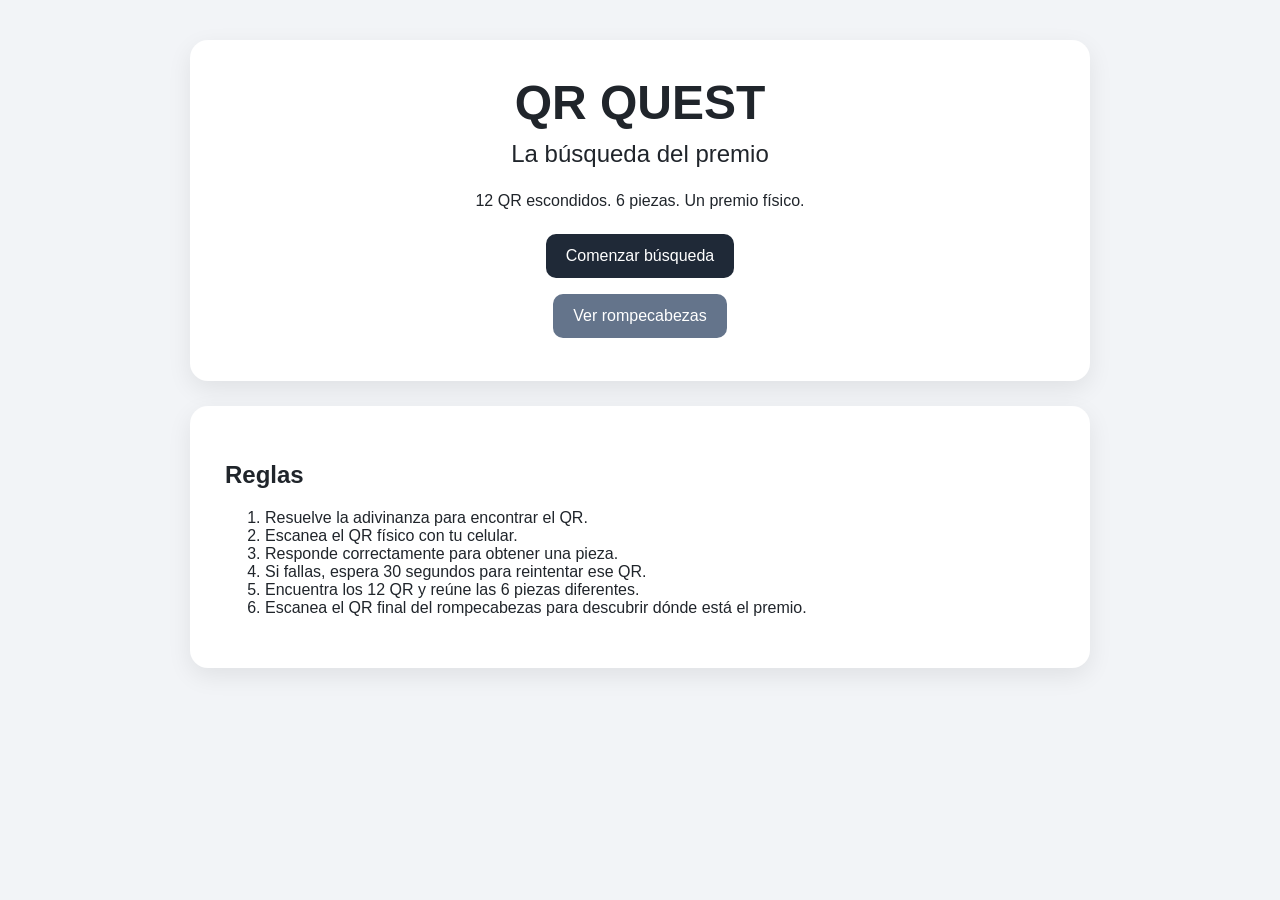
<file: QR-QUEST/index.html>
<!DOCTYPE html>
<html lang="es">
<head>
    <meta charset="UTF-8">
    <meta name="viewport" content="width=device-width, initial-scale=1.0">
    <title>QR Quest - Búsqueda universitaria</title>
    <link rel="stylesheet" href="css/estilos.css">
</head>
<body>
    <main class="contenedor">
        <section class="hero">
            <h1>QR QUEST</h1>
            <p class="subtitulo">La búsqueda del premio</p>

            <div id="inicio">
                <p>12 QR escondidos. 6 piezas. Un premio físico.</p>
                <button class="boton" onclick="iniciarJuego()">
                    Comenzar búsqueda
                </button>
            </div>

            <div id="progreso" hidden>
                <h2 id="tituloPista"></h2>
                <p id="pistaActual"></p>
                <p id="estadoJuego"></p>
            </div>

            <a class="boton secundario" href="rompecabezas.html">
                Ver rompecabezas
            </a>
        </section>

        <section class="reglas">
            <h2>Reglas</h2>
            <ol>
                <li>Resuelve la adivinanza para encontrar el QR.</li>
                <li>Escanea el QR físico con tu celular.</li>
                <li>Responde correctamente para obtener una pieza.</li>
                <li>Si fallas, espera 30 segundos para reintentar ese QR.</li>
                <li>Encuentra los 12 QR y reúne las 6 piezas diferentes.</li>
                <li>Escanea el QR final del rompecabezas para descubrir dónde está el premio.</li>
            </ol>
        </section>
    </main>

    <script src="js/juego.js"></script>
</body>
</html>
</file>
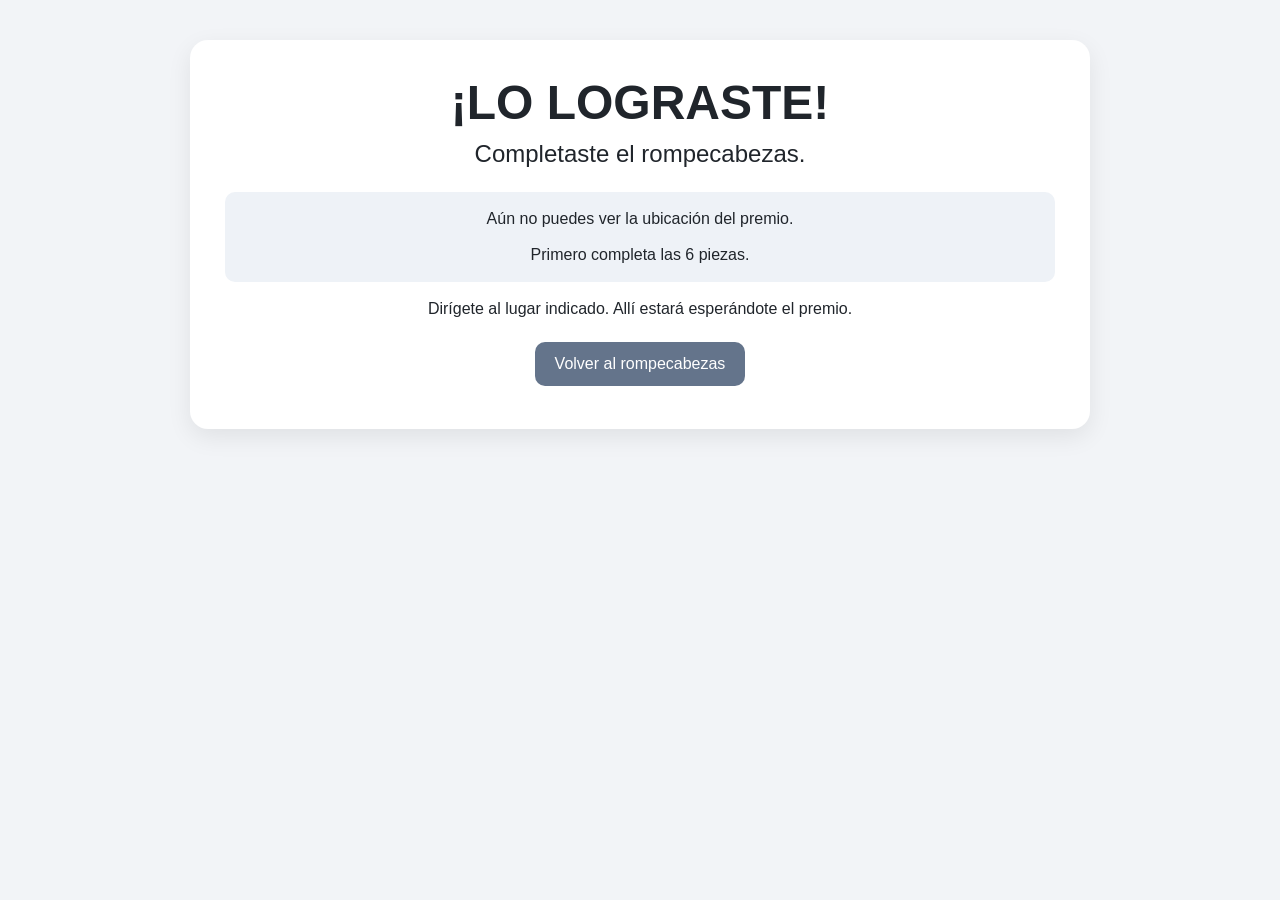
<file: QR-QUEST/premio.html>
<!DOCTYPE html>
<html lang="es">
<head>
    <meta charset="UTF-8">
    <meta name="viewport" content="width=device-width, initial-scale=1.0">

    <title>Premio</title>

    <link rel="stylesheet" href="css/estilos.css">
</head>

<body>

<main class="contenedor">

    <section class="hero premio">

        <h1>¡LO LOGRASTE!</h1>

        <p class="subtitulo">
            Completaste el rompecabezas.
        </p>

        <div id="ubicacionPremio"></div>

        <p class="aviso">
            Dirígete al lugar indicado.
            Allí estará esperándote el premio.
        </p>

        <a
            class="boton secundario"
            href="rompecabezas.html">
            Volver al rompecabezas
        </a>

    </section>

</main>

<script src="js/premio.js"></script>

</body>
</html>
</file>
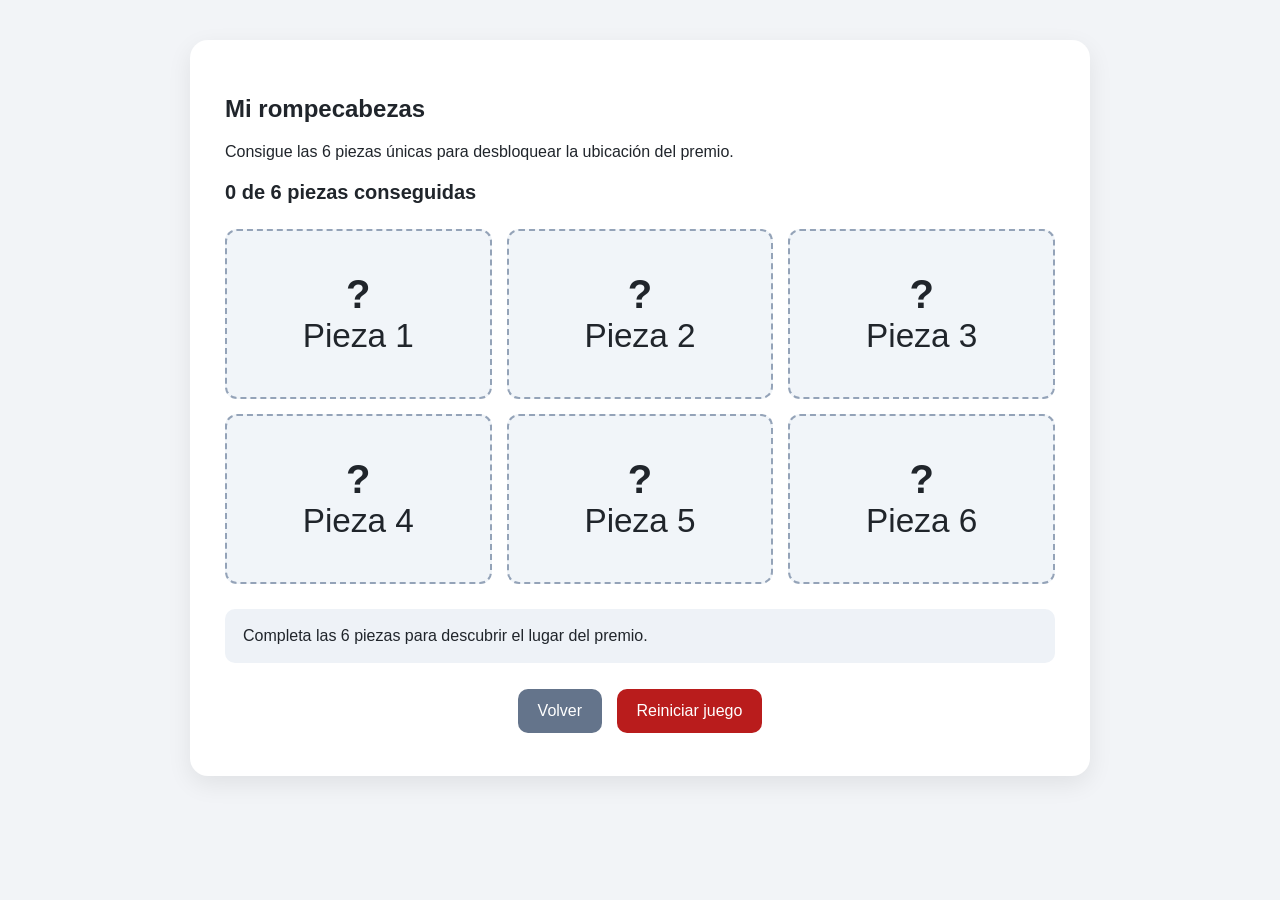
<file: QR-QUEST/rompecabezas.html>
<!DOCTYPE html>
<html lang="es">
<head>
    <meta charset="UTF-8">
    <meta name="viewport" content="width=device-width, initial-scale=1.0">

    <title>Rompecabezas</title>

    <link rel="stylesheet" href="css/estilos.css">
    <link rel="stylesheet" href="css/rompecabezas.css">
</head>

<body>

<main class="contenedor">

    <section class="panel">

        <h1>Mi rompecabezas</h1>

        <p>
            Consigue las 6 piezas únicas para desbloquear
            la ubicación del premio.
        </p>

        <div id="contador" class="contador"></div>

        <div id="puzzle" class="puzzle"></div>

        <div id="premioBloqueado" class="mensaje">
            Completa las 6 piezas para descubrir el lugar del premio.
        </div>

        <a
            id="botonPremio"
            class="boton oculto"
            href="premio.html">
            Descubrir premio
        </a>

        <div class="acciones">

            <a
                class="boton secundario"
                href="index.html">
                Volver
            </a>

            <button
                class="boton peligro"
                onclick="reiniciarJuego()">
                Reiniciar juego
            </button>

        </div>

    </section>

</main>

<script src="js/rompecabezas.js"></script>

</body>
</html>
</file>
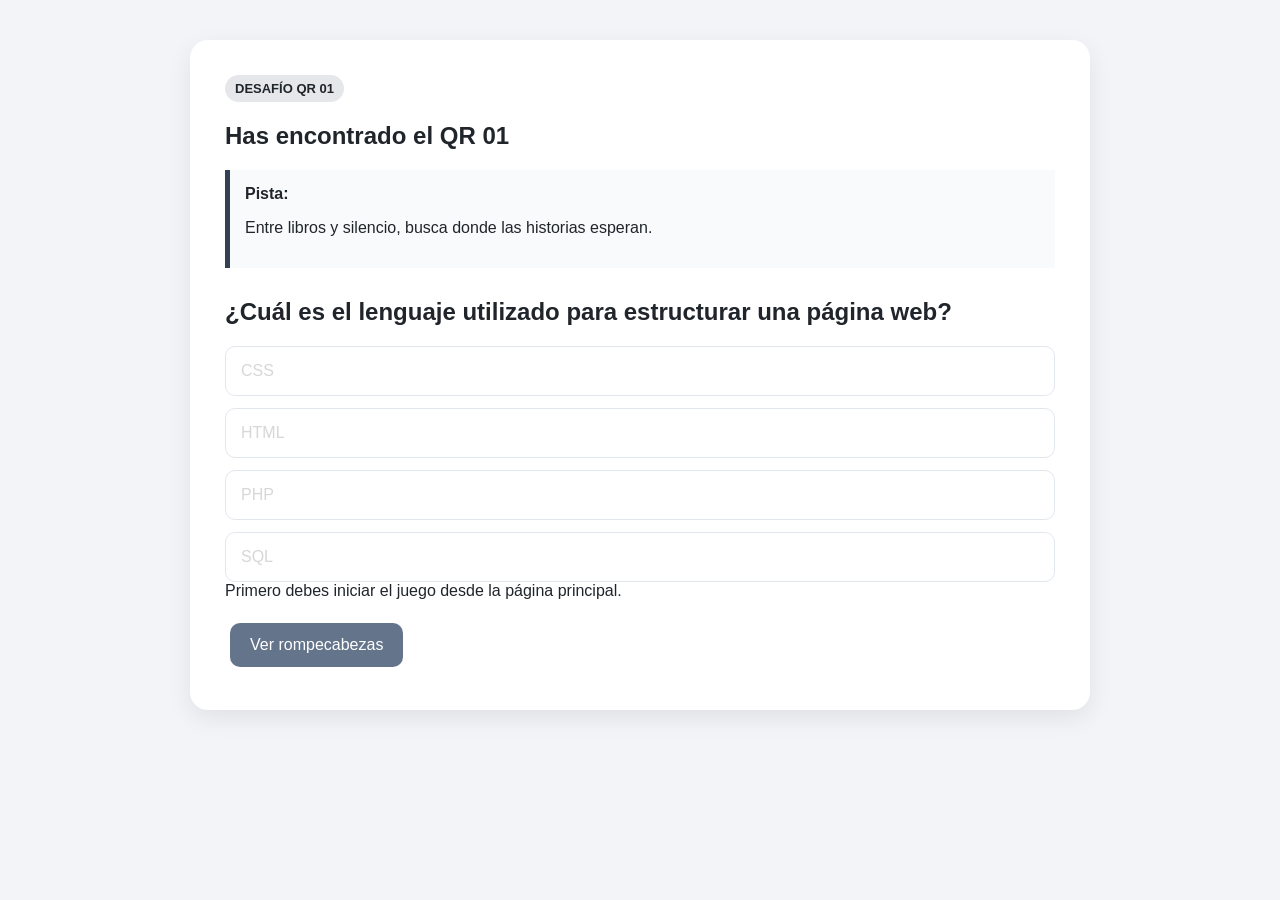
<file: QR-QUEST/desafios/qr01.html>
<!DOCTYPE html>
<html lang="es">

<head>

    <meta charset="UTF-8">

    <meta
        name="viewport"
        content="width=device-width, initial-scale=1.0">

    <title>QR 01 - QR Quest</title>

    <link
        rel="stylesheet"
        href="../css/estilos.css">

    <link
        rel="stylesheet"
        href="../css/desafio.css">

</head>

<body>

<main class="contenedor">

    <section class="panel desafio">

        <span class="etiqueta">
            DESAFÍO QR 01
        </span>

        <h1>
            Has encontrado el QR 01
        </h1>

        <div class="pista">

            <strong>Pista:</strong>

            <p>
                Entre libros y silencio,
                busca donde las historias esperan.
            </p>

        </div>

        <h2>
            ¿Cuál es el lenguaje utilizado
            para estructurar una página web?
        </h2>

        <div class="opciones">

            <button
                class="opcion"
                onclick="responder(0)">
                CSS
            </button>

            <button
                class="opcion"
                onclick="responder(1)">
                HTML
            </button>

            <button
                class="opcion"
                onclick="responder(2)">
                PHP
            </button>

            <button
                class="opcion"
                onclick="responder(3)">
                SQL
            </button>

        </div>

        <div id="resultado"></div>

        <div id="cooldown"></div>

        <a
            class="boton secundario"
            href="../rompecabezas.html">
            Ver rompecabezas
        </a>

    </section>

</main>

<script>

const DESAFIO = {

    id: "01",

    correcta: 1,

    pieza: 1

};

</script>

<script src="../js/desafio.js"></script>

</body>
</html>
</file>
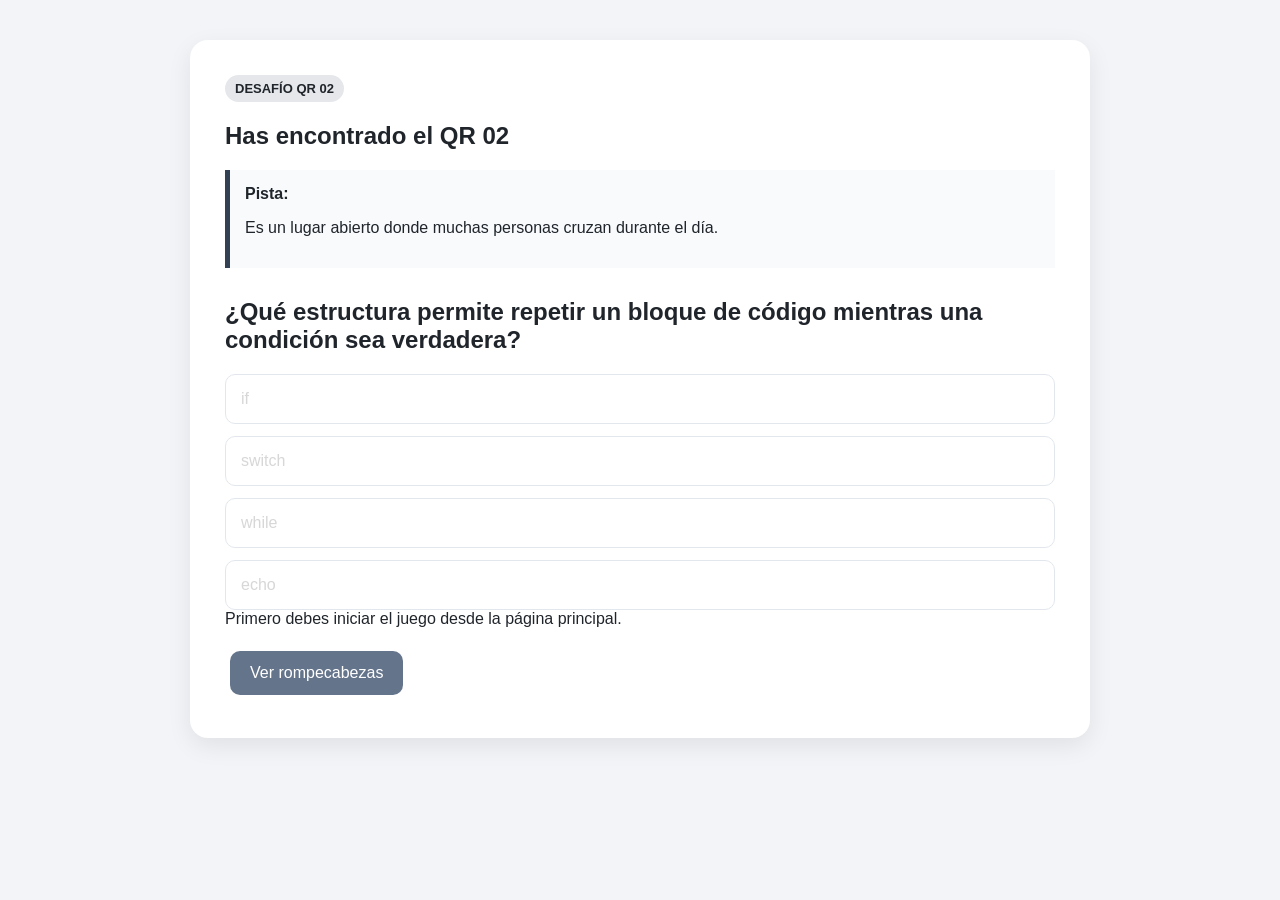
<file: QR-QUEST/desafios/qr02.html>
<!DOCTYPE html>
<html lang="es">

<head>

    <meta charset="UTF-8">

    <meta
        name="viewport"
        content="width=device-width, initial-scale=1.0">

    <title>QR 02 - QR Quest</title>

    <link
        rel="stylesheet"
        href="../css/estilos.css">

    <link
        rel="stylesheet"
        href="../css/desafio.css">

</head>

<body>

<main class="contenedor">

<section class="panel desafio">

<span class="etiqueta">
DESAFÍO QR 02
</span>

<h1>
Has encontrado el QR 02
</h1>

<div class="pista">

<strong>Pista:</strong>

<p>
Es un lugar abierto donde muchas personas
cruzan durante el día.
</p>

</div>

<h2>
¿Qué estructura permite repetir un bloque
de código mientras una condición sea verdadera?
</h2>

<div class="opciones">

<button class="opcion" onclick="responder(0)">
if
</button>

<button class="opcion" onclick="responder(1)">
switch
</button>

<button class="opcion" onclick="responder(2)">
while
</button>

<button class="opcion" onclick="responder(3)">
echo
</button>

</div>

<div id="resultado"></div>

<div id="cooldown"></div>

<a
class="boton secundario"
href="../rompecabezas.html">
Ver rompecabezas
</a>

</section>

</main>

<script>

const DESAFIO = {

    id: "02",

    correcta: 2,

    pieza: 2

};

</script>

<script src="../js/desafio.js"></script>

</body>
</html>
</file>
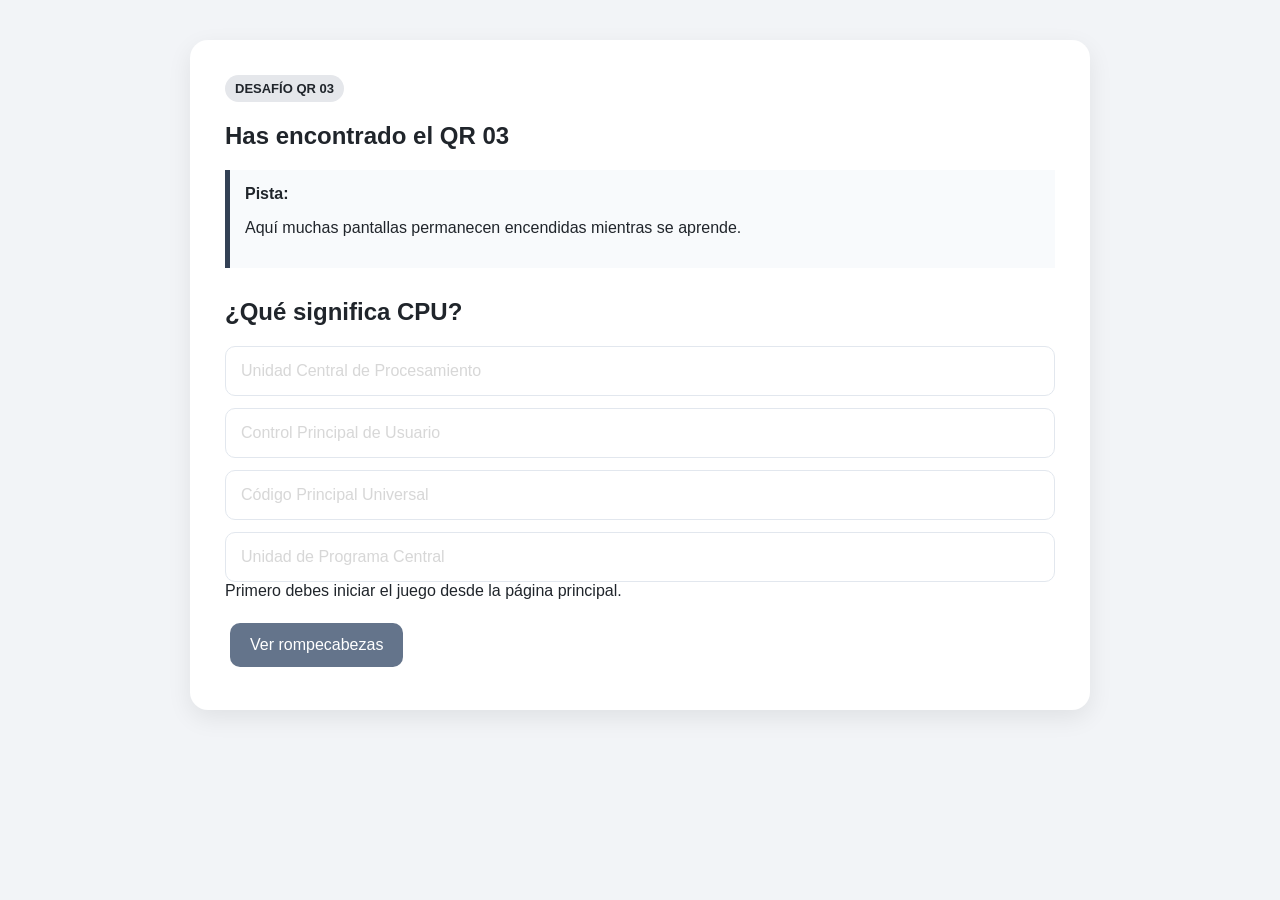
<file: QR-QUEST/desafios/qr03.html>
<!DOCTYPE html>
<html lang="es">

<head>

<meta charset="UTF-8">

<meta name="viewport"
content="width=device-width, initial-scale=1.0">

<title>QR 03 - QR Quest</title>

<link rel="stylesheet"
href="../css/estilos.css">

<link rel="stylesheet"
href="../css/desafio.css">

</head>

<body>

<main class="contenedor">

<section class="panel desafio">

<span class="etiqueta">
DESAFÍO QR 03
</span>

<h1>
Has encontrado el QR 03
</h1>

<div class="pista">

<strong>Pista:</strong>

<p>
Aquí muchas pantallas permanecen encendidas
mientras se aprende.
</p>

</div>

<h2>
¿Qué significa CPU?
</h2>

<div class="opciones">

<button class="opcion" onclick="responder(0)">
Unidad Central de Procesamiento
</button>

<button class="opcion" onclick="responder(1)">
Control Principal de Usuario
</button>

<button class="opcion" onclick="responder(2)">
Código Principal Universal
</button>

<button class="opcion" onclick="responder(3)">
Unidad de Programa Central
</button>

</div>

<div id="resultado"></div>

<div id="cooldown"></div>

<a class="boton secundario"
href="../rompecabezas.html">
Ver rompecabezas
</a>

</section>

</main>

<script>

const DESAFIO = {

    id: "03",

    correcta: 0,

    pieza: 3

};

</script>

<script src="../js/desafio.js"></script>

</body>
</html>
</file>
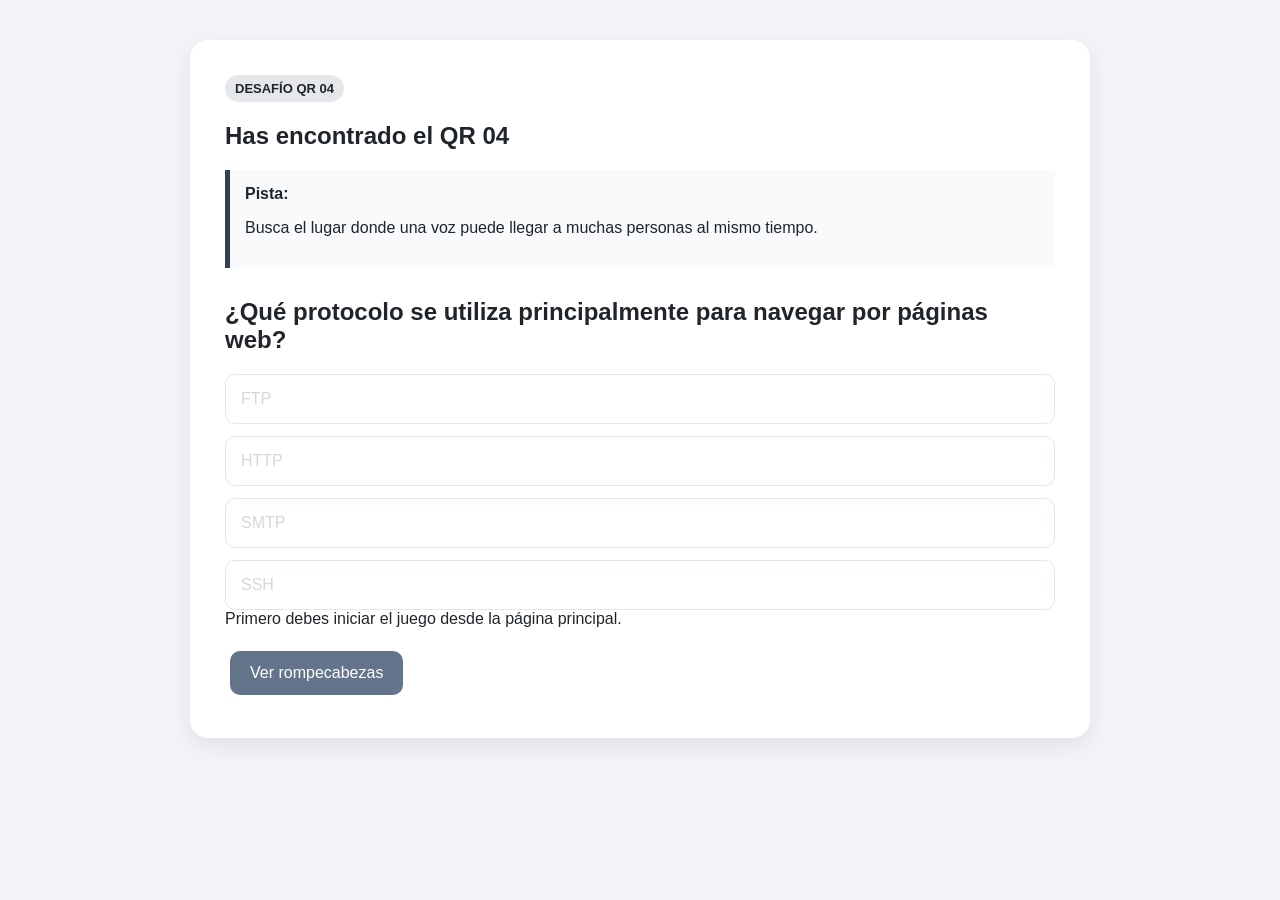
<file: QR-QUEST/desafios/qr04.html>
<!DOCTYPE html>
<html lang="es">

<head>

<meta charset="UTF-8">

<meta name="viewport"
content="width=device-width, initial-scale=1.0">

<title>QR 04 - QR Quest</title>

<link rel="stylesheet"
href="../css/estilos.css">

<link rel="stylesheet"
href="../css/desafio.css">

</head>

<body>

<main class="contenedor">

<section class="panel desafio">

<span class="etiqueta">
DESAFÍO QR 04
</span>

<h1>
Has encontrado el QR 04
</h1>

<div class="pista">

<strong>Pista:</strong>

<p>
Busca el lugar donde una voz puede llegar
a muchas personas al mismo tiempo.
</p>

</div>

<h2>
¿Qué protocolo se utiliza principalmente
para navegar por páginas web?
</h2>

<div class="opciones">

<button class="opcion" onclick="responder(0)">
FTP
</button>

<button class="opcion" onclick="responder(1)">
HTTP
</button>

<button class="opcion" onclick="responder(2)">
SMTP
</button>

<button class="opcion" onclick="responder(3)">
SSH
</button>

</div>

<div id="resultado"></div>

<div id="cooldown"></div>

<a class="boton secundario"
href="../rompecabezas.html">
Ver rompecabezas
</a>

</section>

</main>

<script>

const DESAFIO = {

    id: "04",

    correcta: 1,

    pieza: 4

};

</script>

<script src="../js/desafio.js"></script>

</body>
</html>
</file>
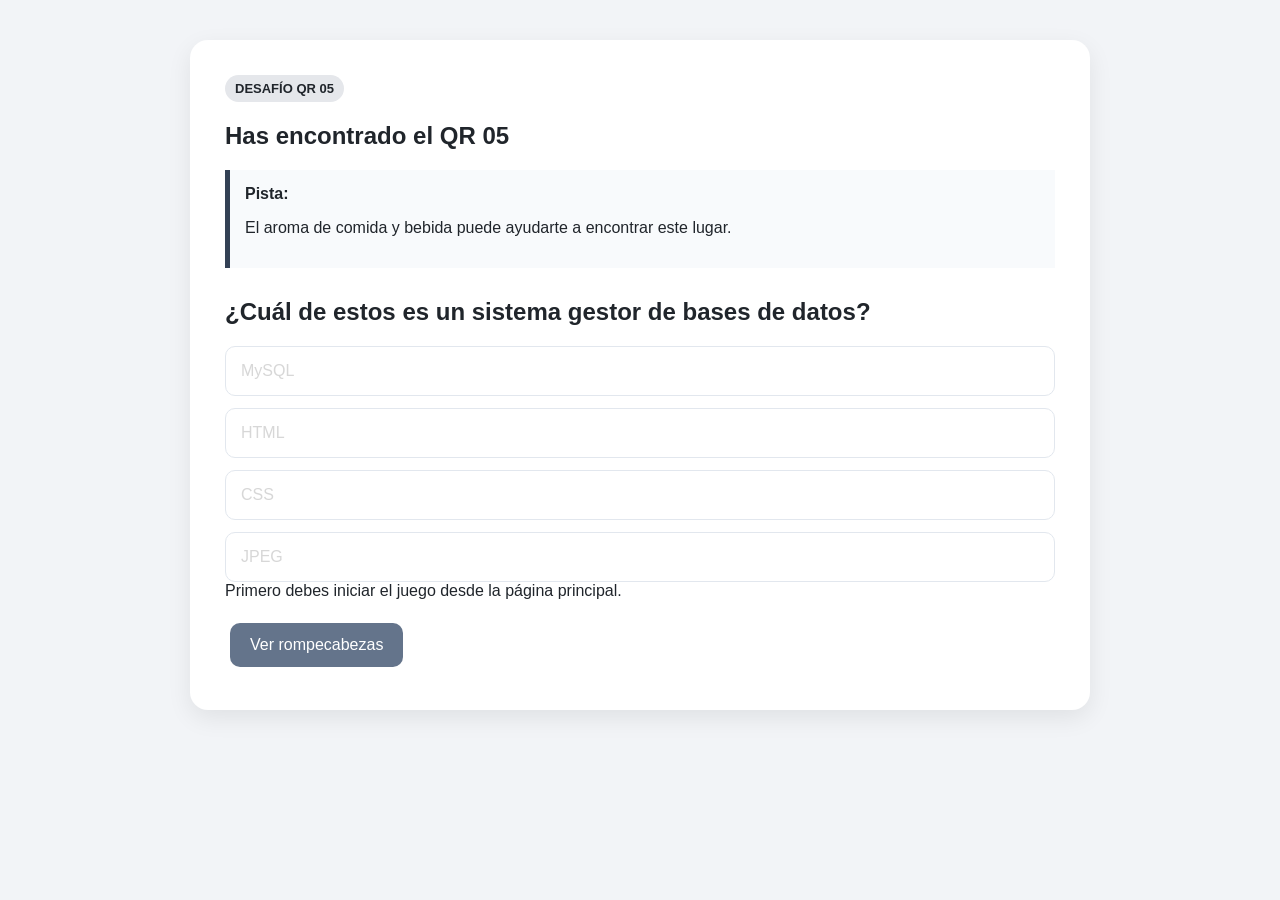
<file: QR-QUEST/desafios/qr05.html>
<!DOCTYPE html>
<html lang="es">

<head>

<meta charset="UTF-8">

<meta name="viewport"
content="width=device-width, initial-scale=1.0">

<title>QR 05 - QR Quest</title>

<link rel="stylesheet"
href="../css/estilos.css">

<link rel="stylesheet"
href="../css/desafio.css">

</head>

<body>

<main class="contenedor">

<section class="panel desafio">

<span class="etiqueta">
DESAFÍO QR 05
</span>

<h1>
Has encontrado el QR 05
</h1>

<div class="pista">

<strong>Pista:</strong>

<p>
El aroma de comida y bebida puede ayudarte
a encontrar este lugar.
</p>

</div>

<h2>
¿Cuál de estos es un sistema gestor
de bases de datos?
</h2>

<div class="opciones">

<button class="opcion" onclick="responder(0)">
MySQL
</button>

<button class="opcion" onclick="responder(1)">
HTML
</button>

<button class="opcion" onclick="responder(2)">
CSS
</button>

<button class="opcion" onclick="responder(3)">
JPEG
</button>

</div>

<div id="resultado"></div>

<div id="cooldown"></div>

<a class="boton secundario"
href="../rompecabezas.html">
Ver rompecabezas
</a>

</section>

</main>

<script>

const DESAFIO = {

    id: "05",

    correcta: 0,

    pieza: 5

};

</script>

<script src="../js/desafio.js"></script>

</body>
</html>
</file>
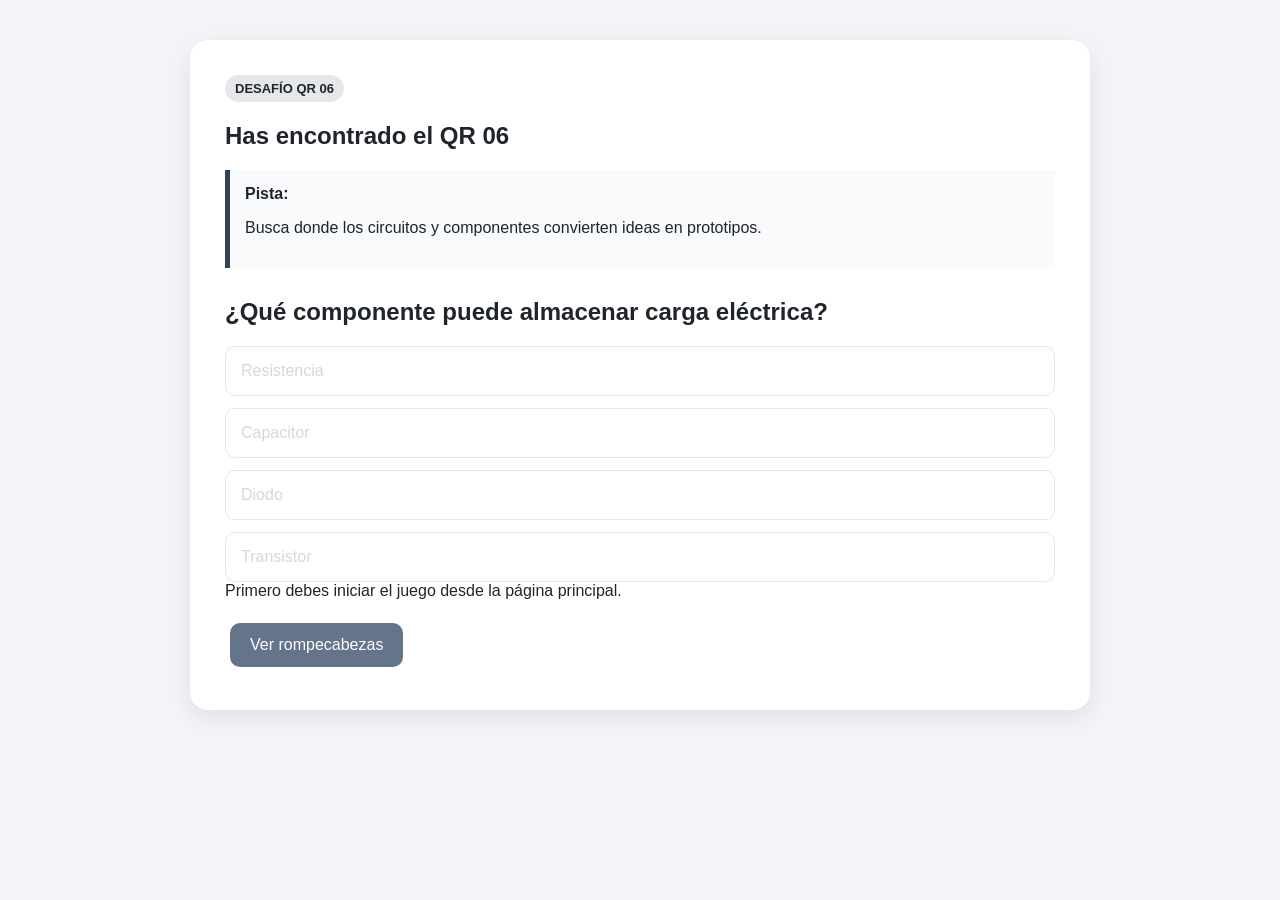
<file: QR-QUEST/desafios/qr06.html>
<!DOCTYPE html>
<html lang="es">

<head>

<meta charset="UTF-8">

<meta name="viewport"
content="width=device-width, initial-scale=1.0">

<title>QR 06 - QR Quest</title>

<link rel="stylesheet"
href="../css/estilos.css">

<link rel="stylesheet"
href="../css/desafio.css">

</head>

<body>

<main class="contenedor">

<section class="panel desafio">

<span class="etiqueta">
DESAFÍO QR 06
</span>

<h1>
Has encontrado el QR 06
</h1>

<div class="pista">

<strong>Pista:</strong>

<p>
Busca donde los circuitos y componentes
convierten ideas en prototipos.
</p>

</div>

<h2>
¿Qué componente puede almacenar carga eléctrica?
</h2>

<div class="opciones">

<button class="opcion" onclick="responder(0)">
Resistencia
</button>

<button class="opcion" onclick="responder(1)">
Capacitor
</button>

<button class="opcion" onclick="responder(2)">
Diodo
</button>

<button class="opcion" onclick="responder(3)">
Transistor
</button>

</div>

<div id="resultado"></div>

<div id="cooldown"></div>

<a class="boton secundario"
href="../rompecabezas.html">
Ver rompecabezas
</a>

</section>

</main>

<script>

const DESAFIO = {

    id: "06",

    correcta: 1,

    pieza: 6

};

</script>

<script src="../js/desafio.js"></script>

</body>
</html>
</file>
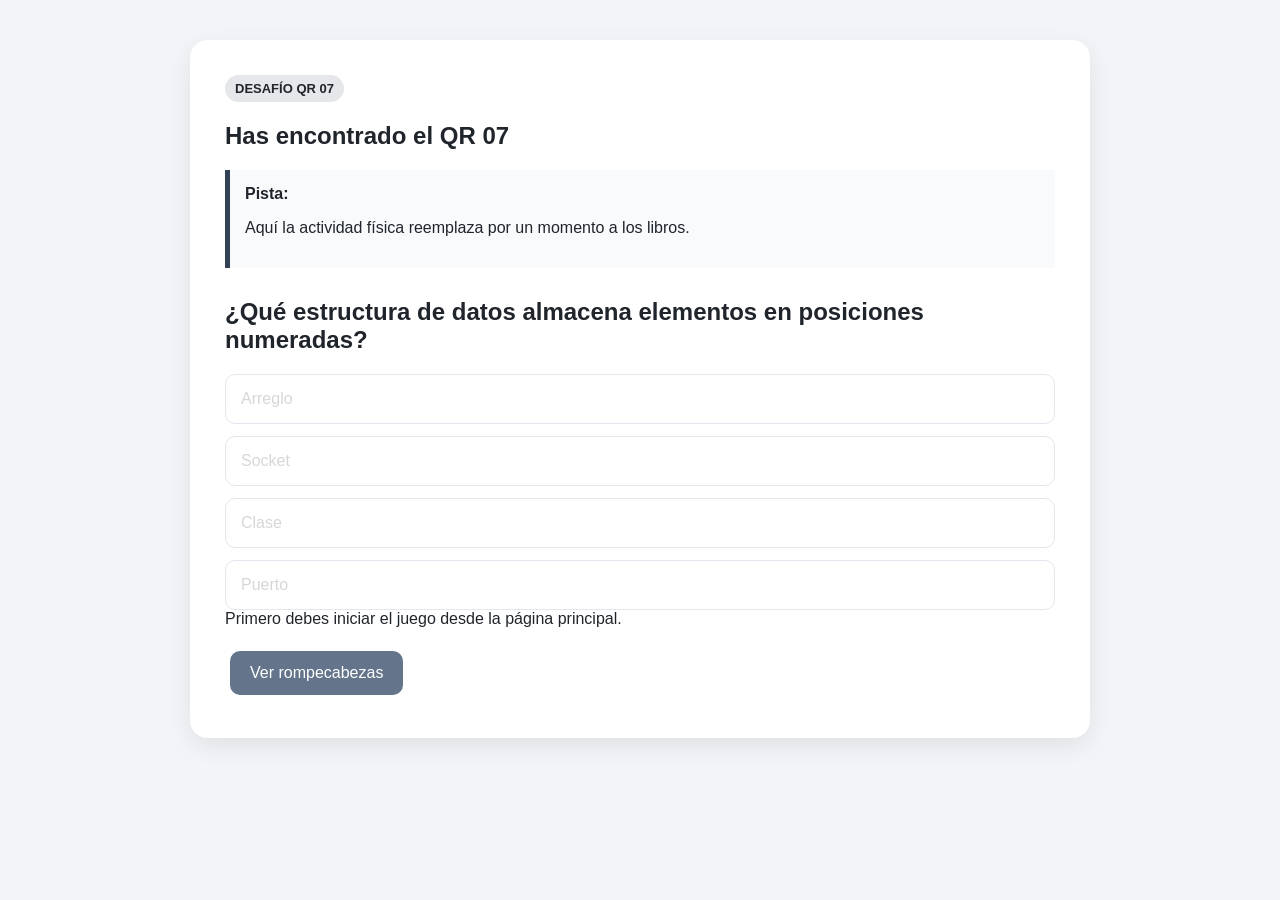
<file: QR-QUEST/desafios/qr07.html>
<!DOCTYPE html>
<html lang="es">

<head>

<meta charset="UTF-8">

<meta name="viewport"
content="width=device-width, initial-scale=1.0">

<title>QR 07 - QR Quest</title>

<link rel="stylesheet"
href="../css/estilos.css">

<link rel="stylesheet"
href="../css/desafio.css">

</head>

<body>

<main class="contenedor">

<section class="panel desafio">

<span class="etiqueta">
DESAFÍO QR 07
</span>

<h1>
Has encontrado el QR 07
</h1>

<div class="pista">

<strong>Pista:</strong>

<p>
Aquí la actividad física reemplaza por un momento
a los libros.
</p>

</div>

<h2>
¿Qué estructura de datos almacena elementos
en posiciones numeradas?
</h2>

<div class="opciones">

<button class="opcion" onclick="responder(0)">
Arreglo
</button>

<button class="opcion" onclick="responder(1)">
Socket
</button>

<button class="opcion" onclick="responder(2)">
Clase
</button>

<button class="opcion" onclick="responder(3)">
Puerto
</button>

</div>

<div id="resultado"></div>

<div id="cooldown"></div>

<a class="boton secundario"
href="../rompecabezas.html">
Ver rompecabezas
</a>

</section>

</main>

<script>

const DESAFIO = {

    id: "07",

    correcta: 0,

    pieza: 1

};

</script>

<script src="../js/desafio.js"></script>

</body>
</html>
</file>
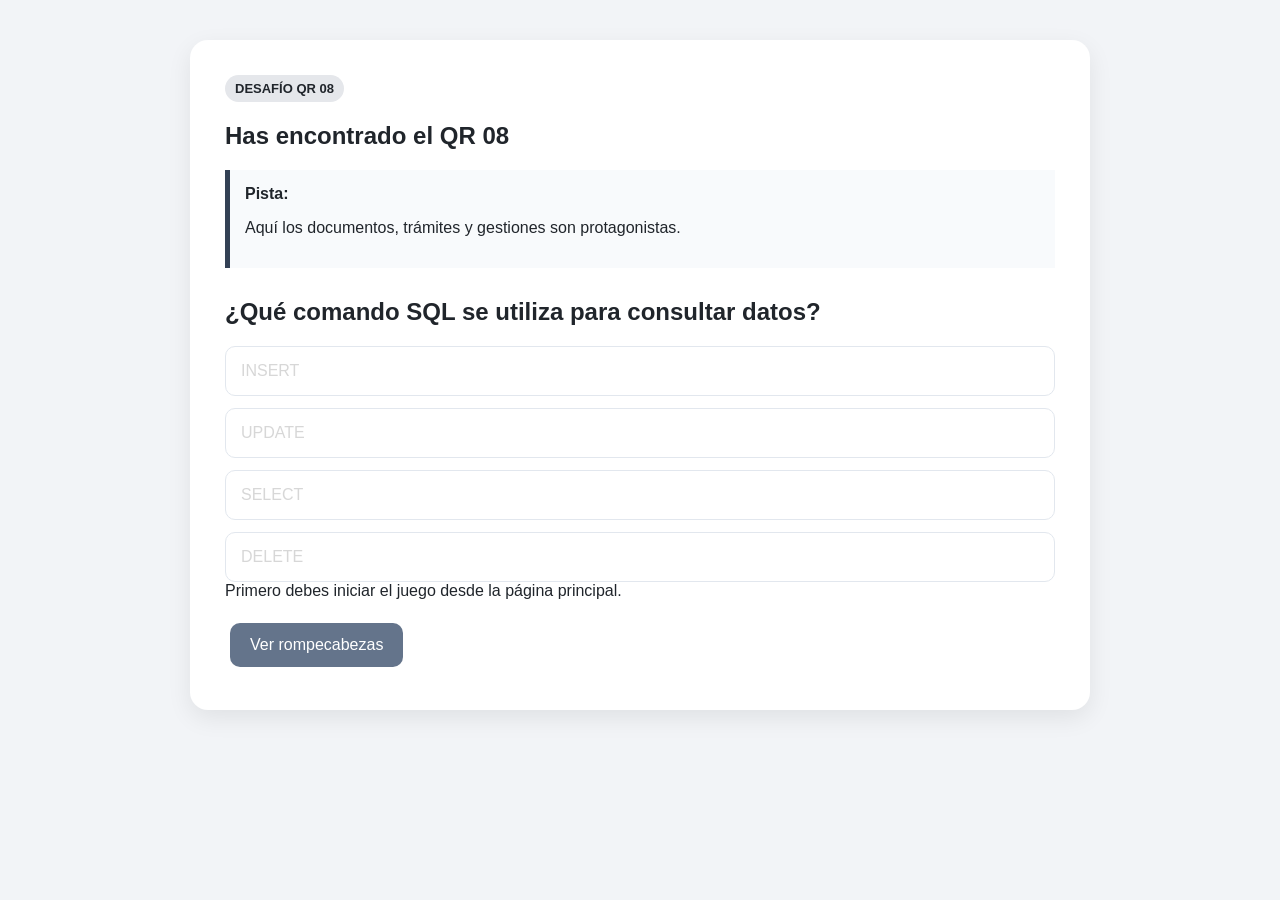
<file: QR-QUEST/desafios/qr08.html>
<!DOCTYPE html>
<html lang="es">

<head>

<meta charset="UTF-8">

<meta name="viewport"
content="width=device-width, initial-scale=1.0">

<title>QR 08 - QR Quest</title>

<link rel="stylesheet"
href="../css/estilos.css">

<link rel="stylesheet"
href="../css/desafio.css">

</head>

<body>

<main class="contenedor">

<section class="panel desafio">

<span class="etiqueta">
DESAFÍO QR 08
</span>

<h1>
Has encontrado el QR 08
</h1>

<div class="pista">

<strong>Pista:</strong>

<p>
Aquí los documentos, trámites y gestiones
son protagonistas.
</p>

</div>

<h2>
¿Qué comando SQL se utiliza para consultar datos?
</h2>

<div class="opciones">

<button class="opcion" onclick="responder(0)">
INSERT
</button>

<button class="opcion" onclick="responder(1)">
UPDATE
</button>

<button class="opcion" onclick="responder(2)">
SELECT
</button>

<button class="opcion" onclick="responder(3)">
DELETE
</button>

</div>

<div id="resultado"></div>

<div id="cooldown"></div>

<a class="boton secundario"
href="../rompecabezas.html">
Ver rompecabezas
</a>

</section>

</main>

<script>

const DESAFIO = {

    id: "08",

    correcta: 2,

    pieza: 2

};

</script>

<script src="../js/desafio.js"></script>

</body>
</html>
</file>
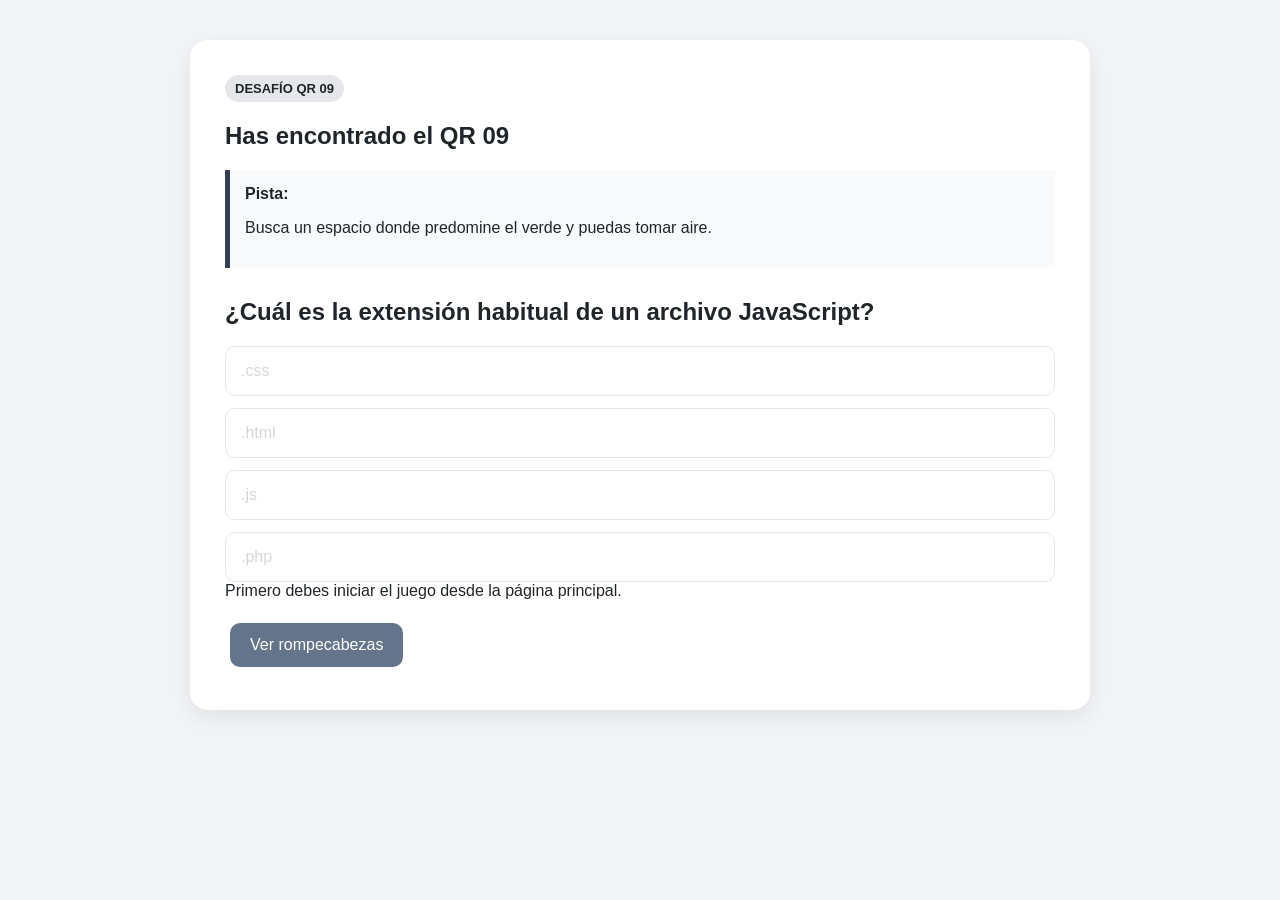
<file: QR-QUEST/desafios/qr09.html>
<!DOCTYPE html>
<html lang="es">

<head>

<meta charset="UTF-8">

<meta name="viewport"
content="width=device-width, initial-scale=1.0">

<title>QR 09 - QR Quest</title>

<link rel="stylesheet"
href="../css/estilos.css">

<link rel="stylesheet"
href="../css/desafio.css">

</head>

<body>

<main class="contenedor">

<section class="panel desafio">

<span class="etiqueta">
DESAFÍO QR 09
</span>

<h1>
Has encontrado el QR 09
</h1>

<div class="pista">

<strong>Pista:</strong>

<p>
Busca un espacio donde predomine el verde
y puedas tomar aire.
</p>

</div>

<h2>
¿Cuál es la extensión habitual de un archivo JavaScript?
</h2>

<div class="opciones">

<button class="opcion" onclick="responder(0)">
.css
</button>

<button class="opcion" onclick="responder(1)">
.html
</button>

<button class="opcion" onclick="responder(2)">
.js
</button>

<button class="opcion" onclick="responder(3)">
.php
</button>

</div>

<div id="resultado"></div>

<div id="cooldown"></div>

<a class="boton secundario"
href="../rompecabezas.html">
Ver rompecabezas
</a>

</section>

</main>

<script>

const DESAFIO = {

    id: "09",

    correcta: 2,

    pieza: 3

};

</script>

<script src="../js/desafio.js"></script>

</body>
</html>
</file>
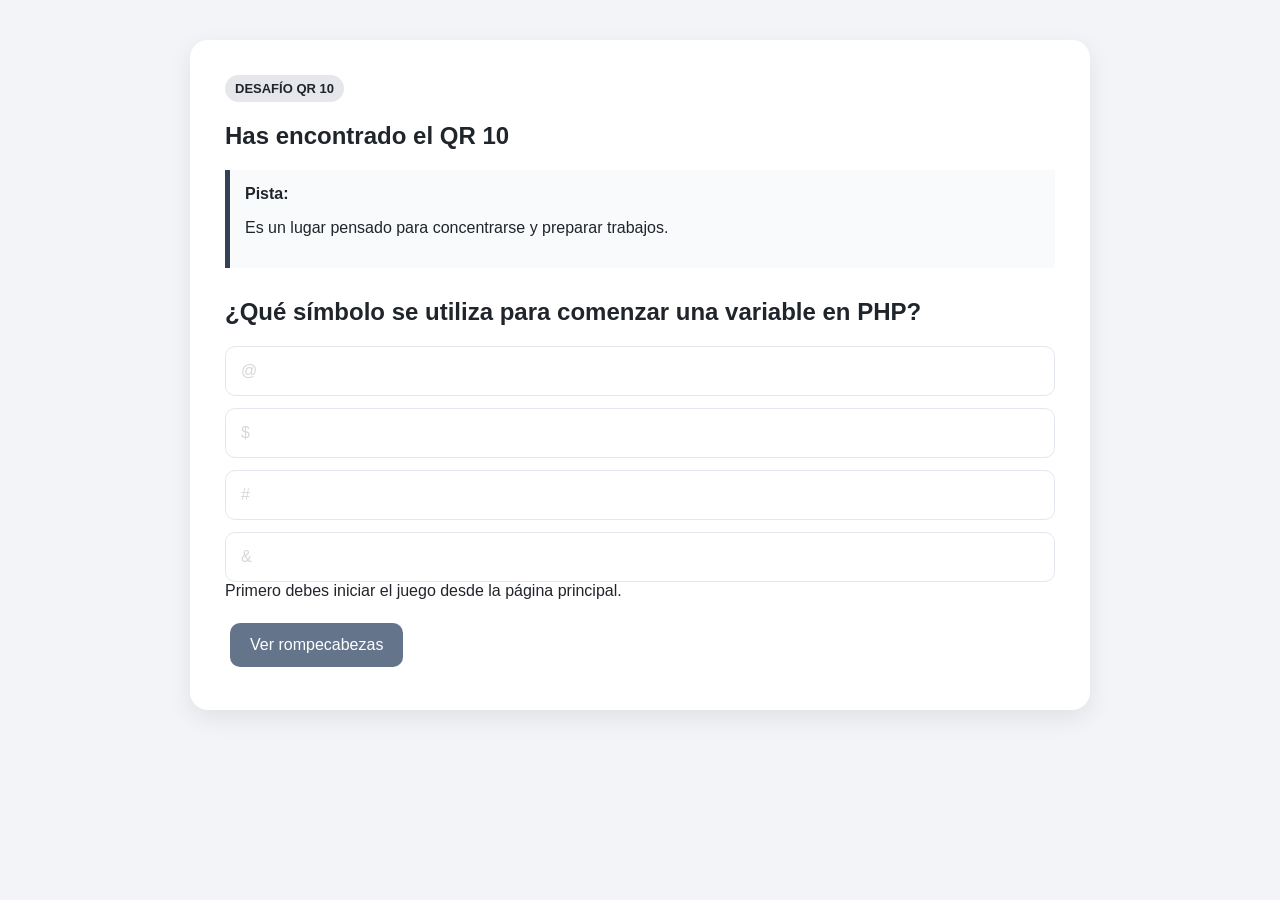
<file: QR-QUEST/desafios/qr10.html>
<!DOCTYPE html>
<html lang="es">

<head>

<meta charset="UTF-8">

<meta name="viewport"
content="width=device-width, initial-scale=1.0">

<title>QR 10 - QR Quest</title>

<link rel="stylesheet"
href="../css/estilos.css">

<link rel="stylesheet"
href="../css/desafio.css">

</head>

<body>

<main class="contenedor">

<section class="panel desafio">

<span class="etiqueta">
DESAFÍO QR 10
</span>

<h1>
Has encontrado el QR 10
</h1>

<div class="pista">

<strong>Pista:</strong>

<p>
Es un lugar pensado para concentrarse
y preparar trabajos.
</p>

</div>

<h2>
¿Qué símbolo se utiliza para comenzar
una variable en PHP?
</h2>

<div class="opciones">

<button class="opcion" onclick="responder(0)">
@
</button>

<button class="opcion" onclick="responder(1)">
$
</button>

<button class="opcion" onclick="responder(2)">
#
</button>

<button class="opcion" onclick="responder(3)">
&
</button>

</div>

<div id="resultado"></div>

<div id="cooldown"></div>

<a class="boton secundario"
href="../rompecabezas.html">
Ver rompecabezas
</a>

</section>

</main>

<script>

const DESAFIO = {

    id: "10",

    correcta: 1,

    pieza: 4

};

</script>

<script src="../js/desafio.js"></script>

</body>
</html>
</file>
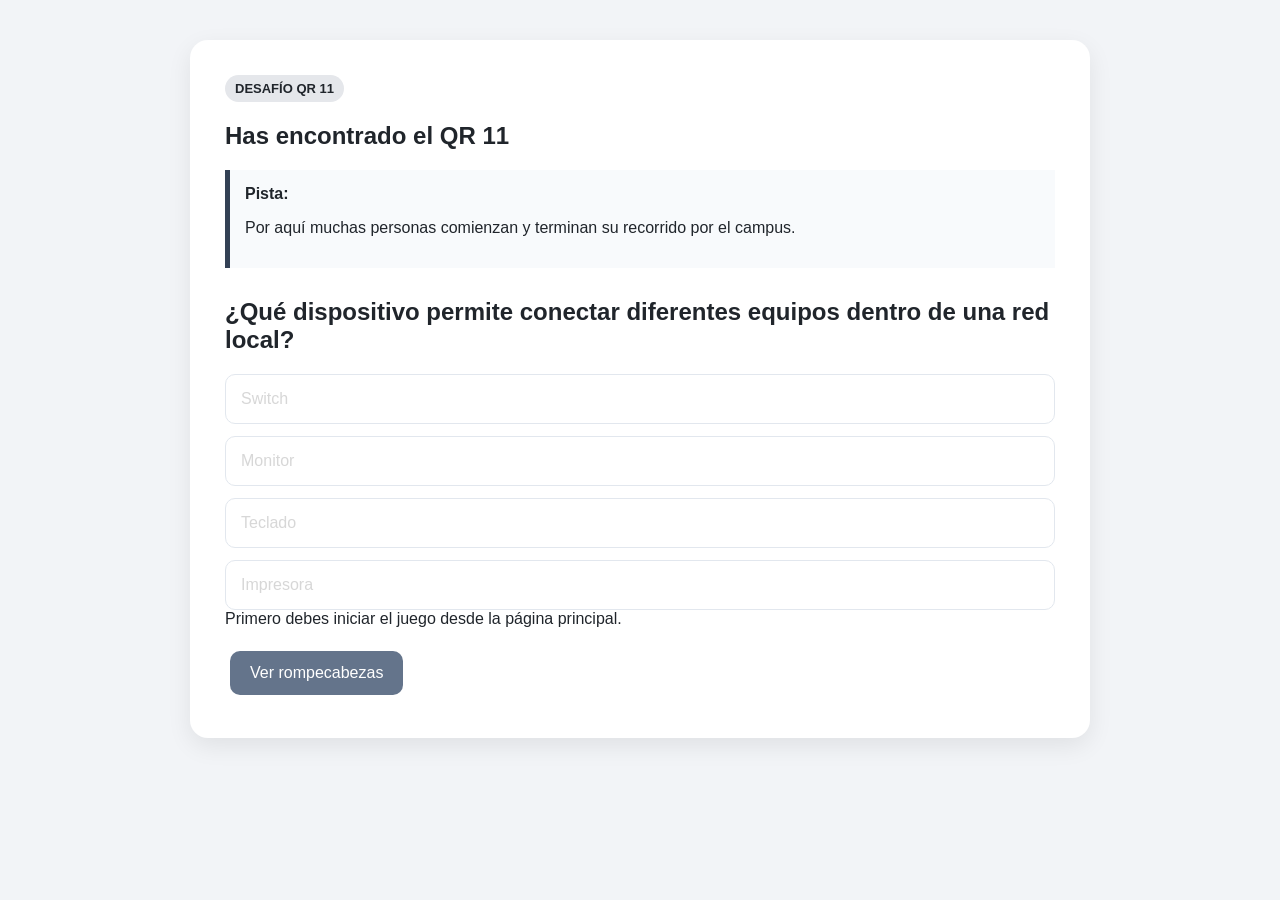
<file: QR-QUEST/desafios/qr11.html>
<!DOCTYPE html>
<html lang="es">

<head>

<meta charset="UTF-8">

<meta name="viewport"
content="width=device-width, initial-scale=1.0">

<title>QR 11 - QR Quest</title>

<link rel="stylesheet"
href="../css/estilos.css">

<link rel="stylesheet"
href="../css/desafio.css">

</head>

<body>

<main class="contenedor">

<section class="panel desafio">

<span class="etiqueta">
DESAFÍO QR 11
</span>

<h1>
Has encontrado el QR 11
</h1>

<div class="pista">

<strong>Pista:</strong>

<p>
Por aquí muchas personas comienzan
y terminan su recorrido por el campus.
</p>

</div>

<h2>
¿Qué dispositivo permite conectar diferentes
equipos dentro de una red local?
</h2>

<div class="opciones">

<button class="opcion" onclick="responder(0)">
Switch
</button>

<button class="opcion" onclick="responder(1)">
Monitor
</button>

<button class="opcion" onclick="responder(2)">
Teclado
</button>

<button class="opcion" onclick="responder(3)">
Impresora
</button>

</div>

<div id="resultado"></div>

<div id="cooldown"></div>

<a class="boton secundario"
href="../rompecabezas.html">
Ver rompecabezas
</a>

</section>

</main>

<script>

const DESAFIO = {

    id: "11",

    correcta: 0,

    pieza: 5

};

</script>

<script src="../js/desafio.js"></script>

</body>
</html>
</file>
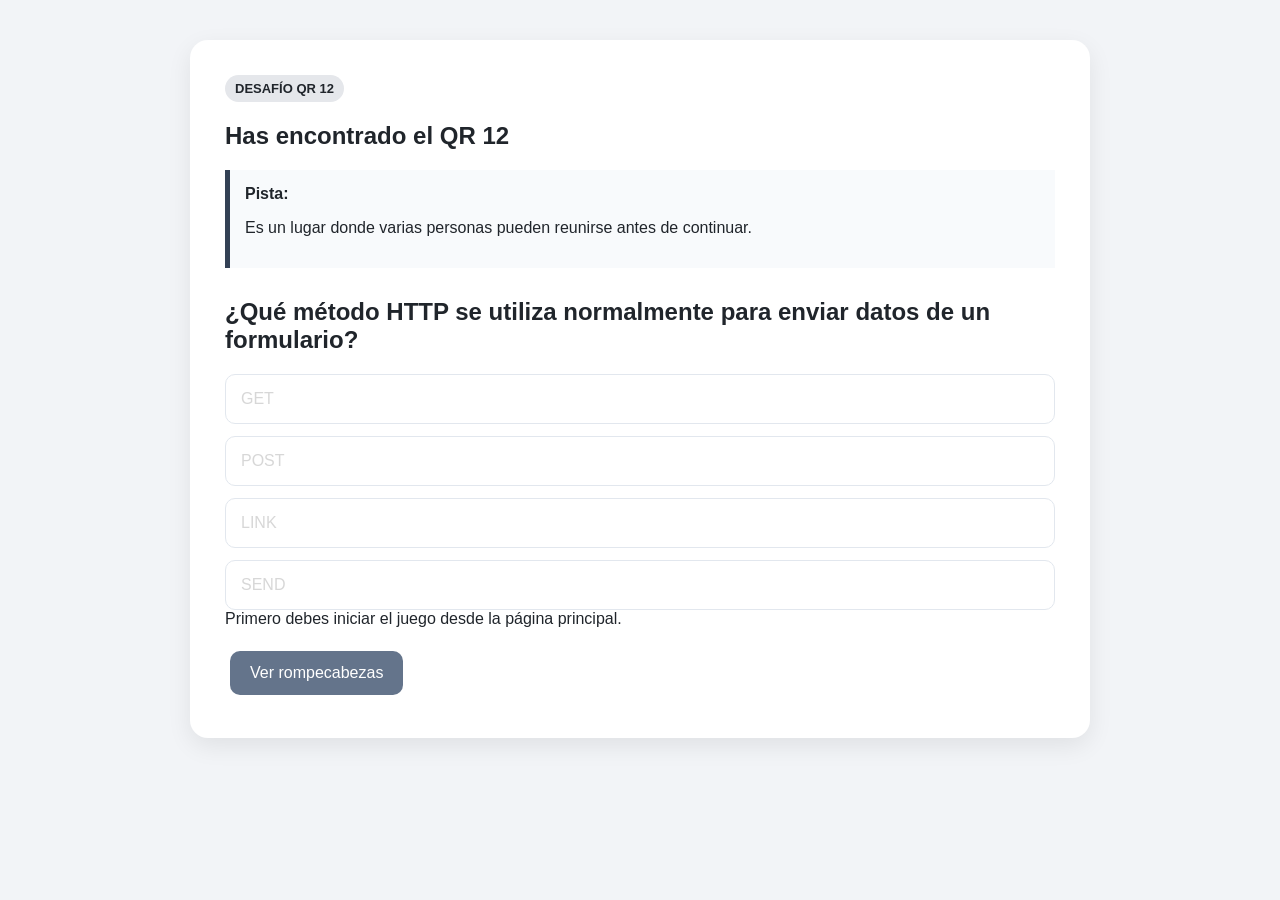
<file: QR-QUEST/desafios/qr12.html>
<!DOCTYPE html>
<html lang="es">

<head>

<meta charset="UTF-8">

<meta name="viewport"
content="width=device-width, initial-scale=1.0">

<title>QR 12 - QR Quest</title>

<link rel="stylesheet"
href="../css/estilos.css">

<link rel="stylesheet"
href="../css/desafio.css">

</head>

<body>

<main class="contenedor">

<section class="panel desafio">

<span class="etiqueta">
DESAFÍO QR 12
</span>

<h1>
Has encontrado el QR 12
</h1>

<div class="pista">

<strong>Pista:</strong>

<p>
Es un lugar donde varias personas pueden
reunirse antes de continuar.
</p>

</div>

<h2>
¿Qué método HTTP se utiliza normalmente
para enviar datos de un formulario?
</h2>

<div class="opciones">

<button class="opcion" onclick="responder(0)">
GET
</button>

<button class="opcion" onclick="responder(1)">
POST
</button>

<button class="opcion" onclick="responder(2)">
LINK
</button>

<button class="opcion" onclick="responder(3)">
SEND
</button>

</div>

<div id="resultado"></div>

<div id="cooldown"></div>

<a class="boton secundario"
href="../rompecabezas.html">
Ver rompecabezas
</a>

</section>

</main>

<script>

const DESAFIO = {

    id: "12",

    correcta: 1,

    pieza: 6

};

</script>

<script src="../js/desafio.js"></script>

</body>
</html>
</file>
<file: QR-QUEST/css/estilos.css>
* {
    box-sizing: border-box;
}

body {

    margin: 0;

    font-family: Arial, sans-serif;

    background: #f2f4f7;

    color: #20252b;
}


.contenedor {

    width: min(900px, 92%);

    margin: 40px auto;
}


.hero,
.panel,
.reglas {

    background: white;

    border-radius: 18px;

    padding: 35px;

    box-shadow:
        0 8px 25px
        rgba(0, 0, 0, .08);

    margin-bottom: 25px;
}


.hero {

    text-align: center;
}


.hero h1 {

    font-size: 48px;

    margin:
        0 0 10px;
}


.subtitulo {

    font-size: 24px;

    margin-top: 0;
}


.boton {

    display: inline-block;

    border: 0;

    border-radius: 10px;

    padding: 13px 20px;

    margin: 8px 5px;

    background: #1f2937;

    color: white;

    text-decoration: none;

    cursor: pointer;

    font-size: 16px;
}


.boton.secundario {

    background: #64748b;
}


.boton.peligro {

    background: #b91c1c;
}


.oculto {

    display: none;
}


.mensaje,
.correcto,
.incorrecto,
.ubicacion-final {

    padding: 18px;

    border-radius: 10px;

    margin: 18px 0;
}


.mensaje {

    background: #eef2f7;
}


.correcto {

    background: #dcfce7;
}


.incorrecto {

    background: #fee2e2;
}


.ubicacion-final {

    background: #fff7ed;

    border:
        2px solid #fb923c;
}


@media (max-width: 600px) {

    .hero h1 {

        font-size: 36px;
    }


    .hero,
    .panel,
    .reglas {

        padding: 22px;
    }

}
</file>
<file: QR-QUEST/css/rompecabezas.css>
.contador {

    font-size: 20px;

    font-weight: bold;

    margin: 20px 0;
}


.puzzle {

    display: grid;

    grid-template-columns:
        repeat(3, 1fr);

    gap: 15px;

    margin: 25px 0;
}


.pieza {

    min-height: 170px;

    border-radius: 12px;

    display: flex;

    flex-direction: column;

    align-items: center;

    justify-content: center;
}


.pieza.conseguida {

    background: #e2e8f0;

    border:
        2px solid #475569;
}


.pieza.faltante {

    background: #f1f5f9;

    border:
        2px dashed #94a3b8;

    font-size: 40px;
}


.pieza-numero {

    width: 100px;

    height: 100px;

    border-radius: 10px;

    display: flex;

    align-items: center;

    justify-content: center;

    background: #cbd5e1;

    font-size: 35px;

    font-weight: bold;

    margin-bottom: 10px;
}


.pieza span {

    font-weight: bold;
}


.acciones {

    text-align: center;
}


@media (max-width: 600px) {

    .puzzle {

        grid-template-columns:
            repeat(2, 1fr);
    }

}
</file>
<file: QR-QUEST/css/desafio.css>
.etiqueta {

    display: inline-block;

    padding: 6px 10px;

    background: #e5e7eb;

    border-radius: 20px;

    font-size: 13px;

    font-weight: bold;
}


.pista {

    background: #f8fafc;

    border-left:
        5px solid #334155;

    padding: 15px;

    margin:
        20px 0 30px;
}


.opciones {

    display: grid;

    gap: 12px;
}


.opcion {

    width: 100%;

    padding: 15px;

    border:
        1px solid #cbd5e1;

    background: white;

    border-radius: 10px;

    cursor: pointer;

    text-align: left;

    font-size: 16px;
}


.opcion:hover:not(:disabled) {

    background: #f1f5f9;
}


.opcion:disabled {

    cursor: not-allowed;

    opacity: .55;
}


#cooldown {

    margin: 15px 0;

    font-weight: bold;
}
</file>
